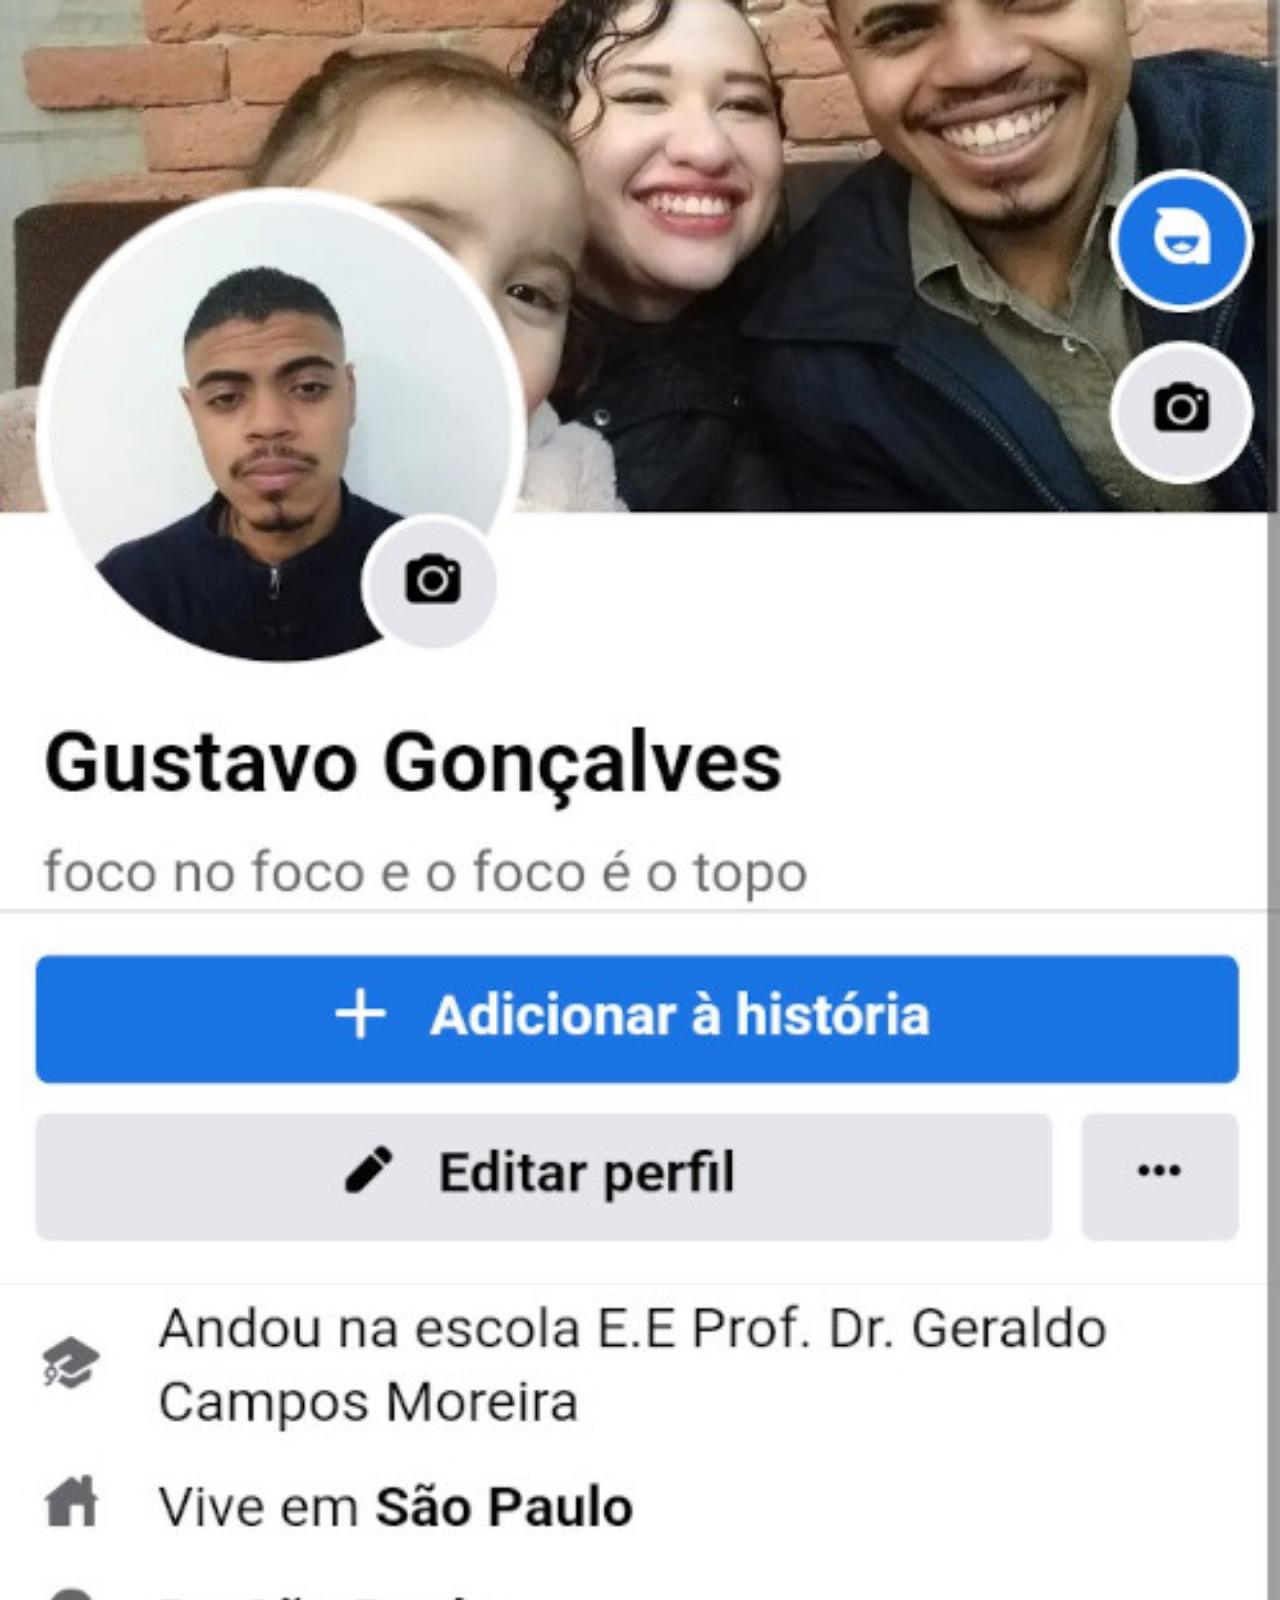
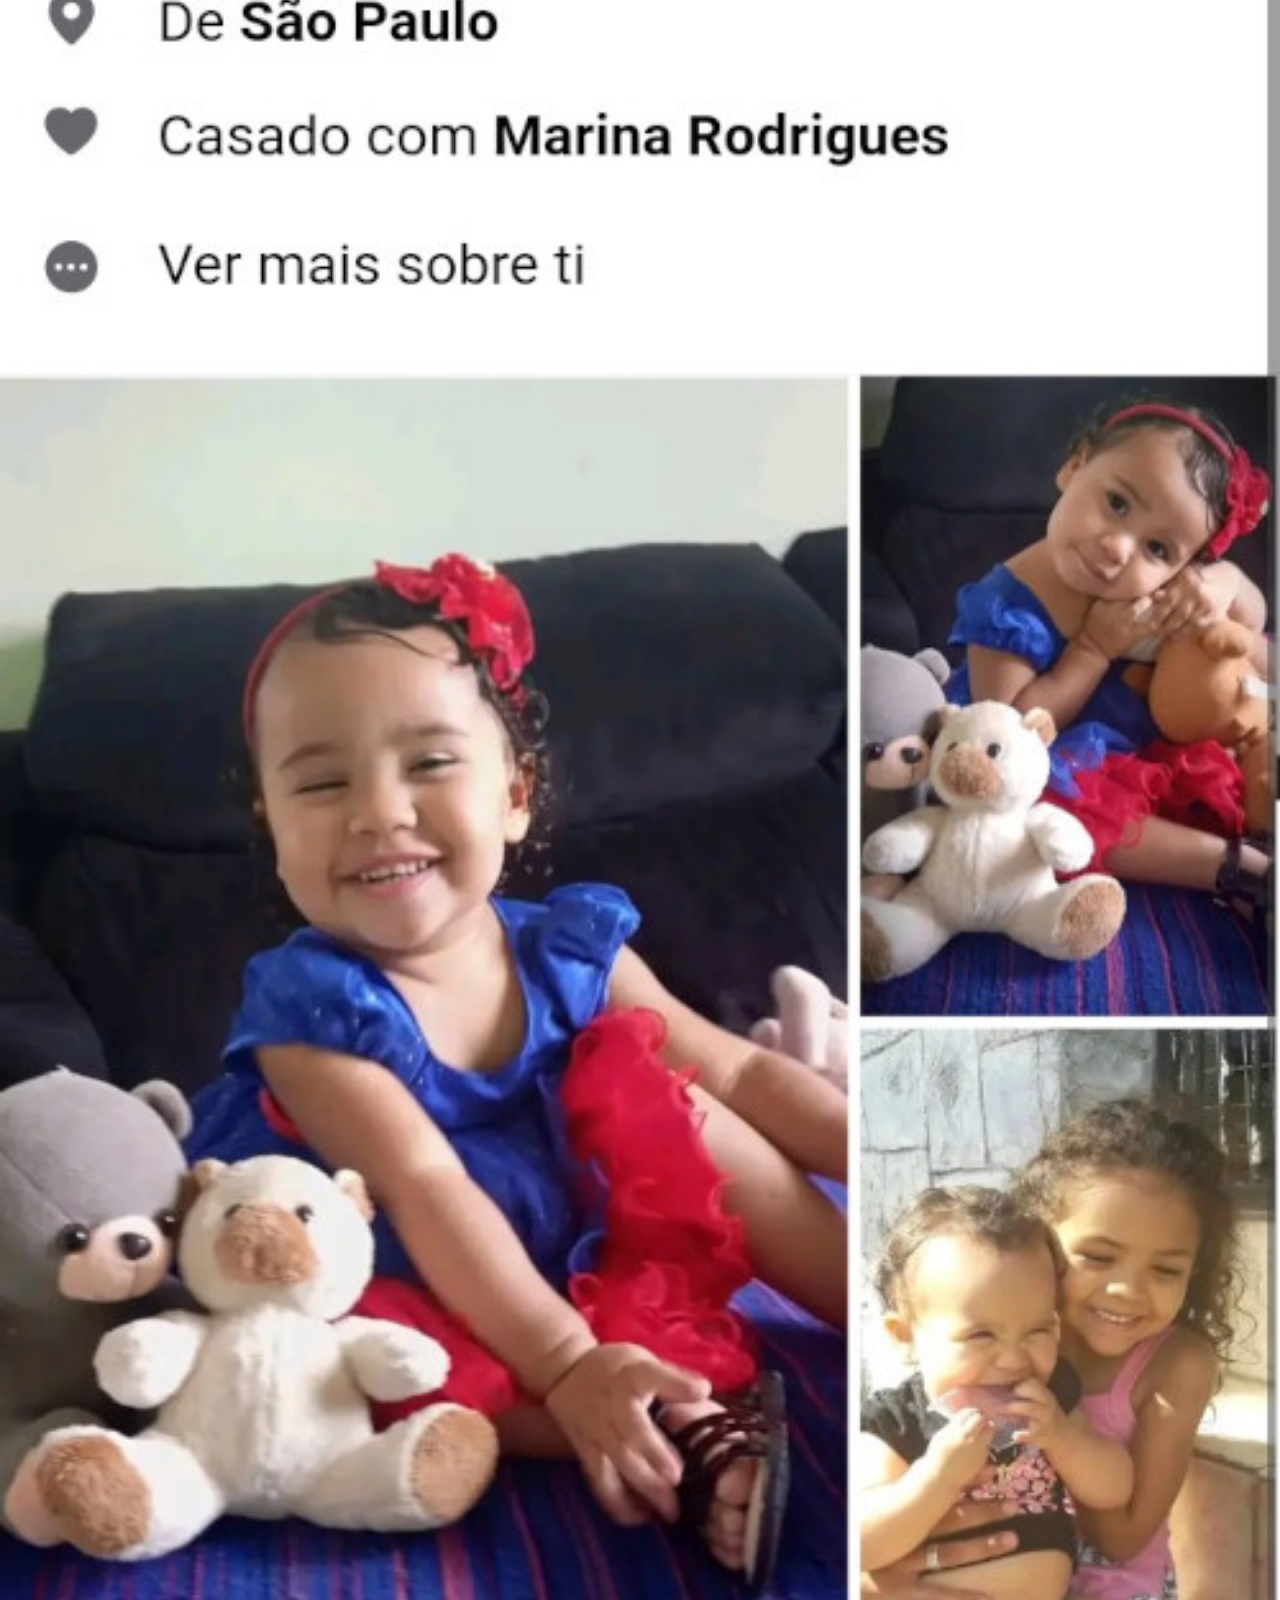
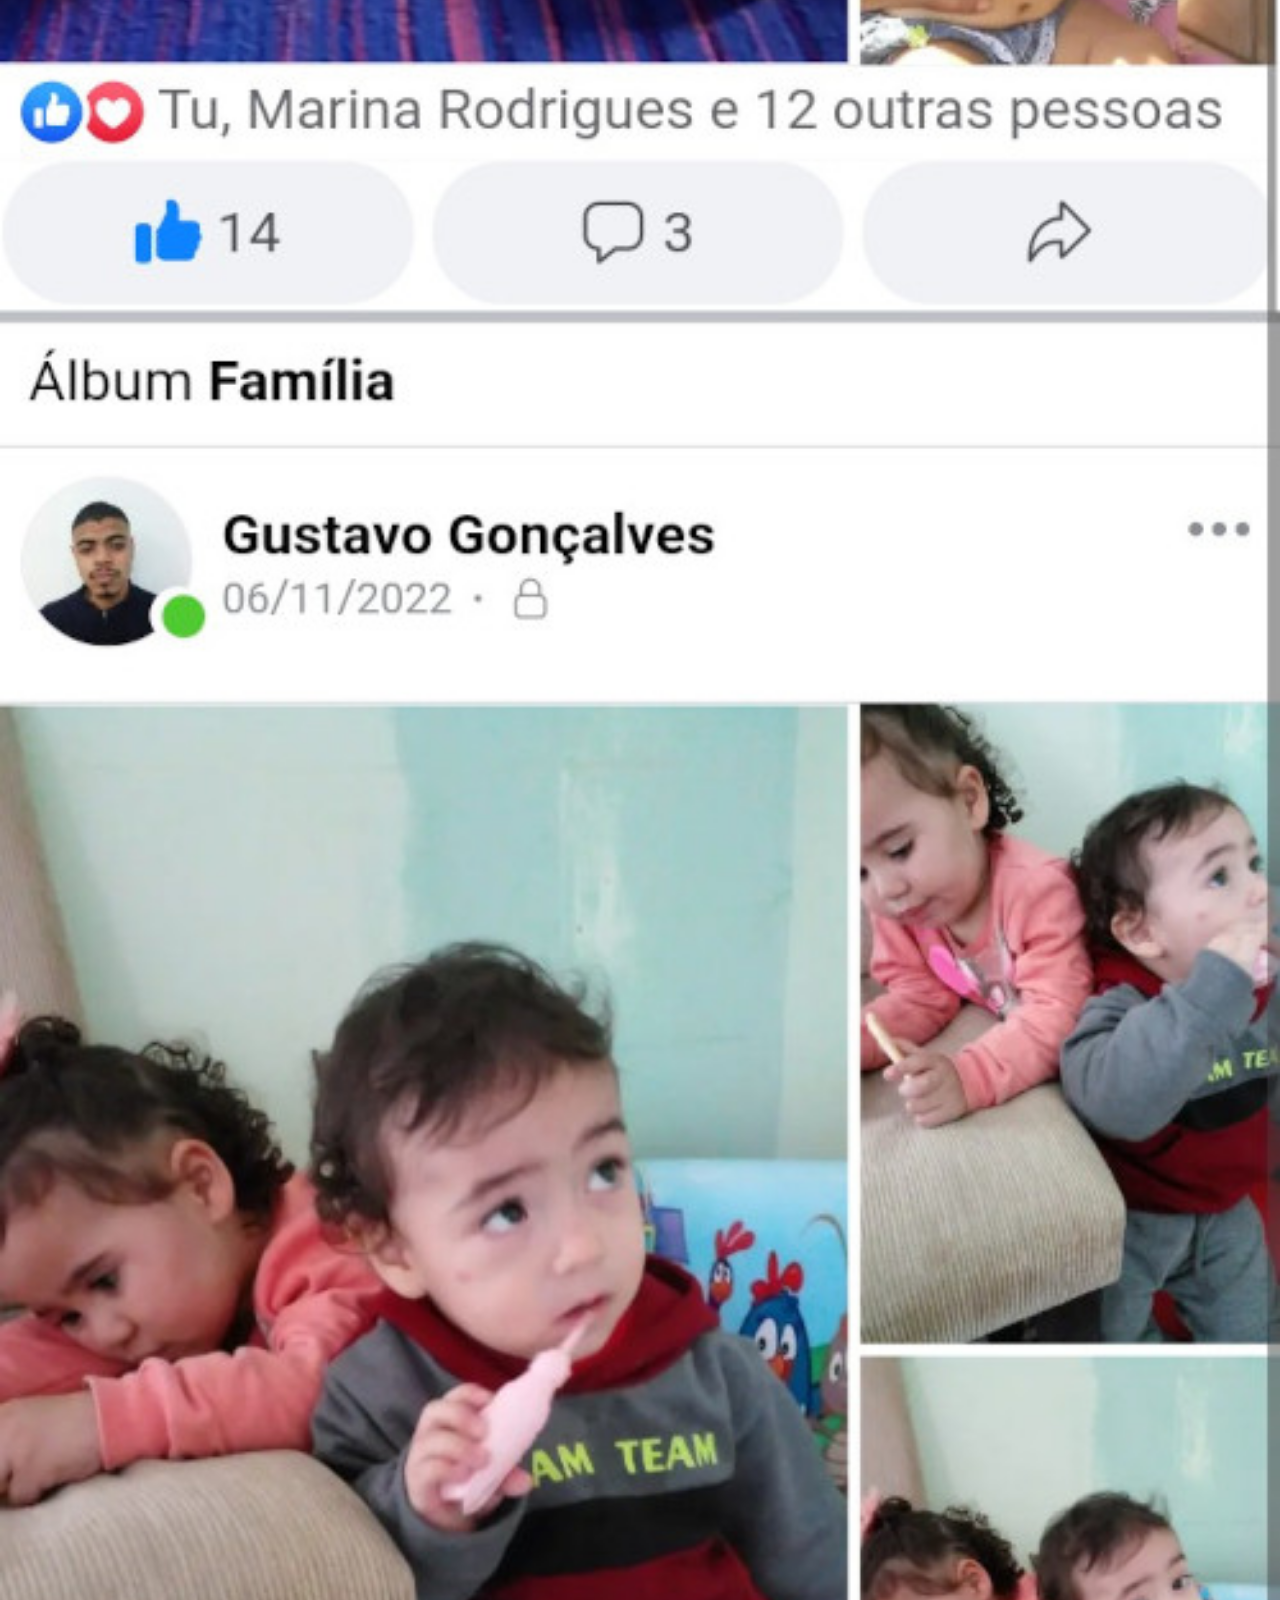
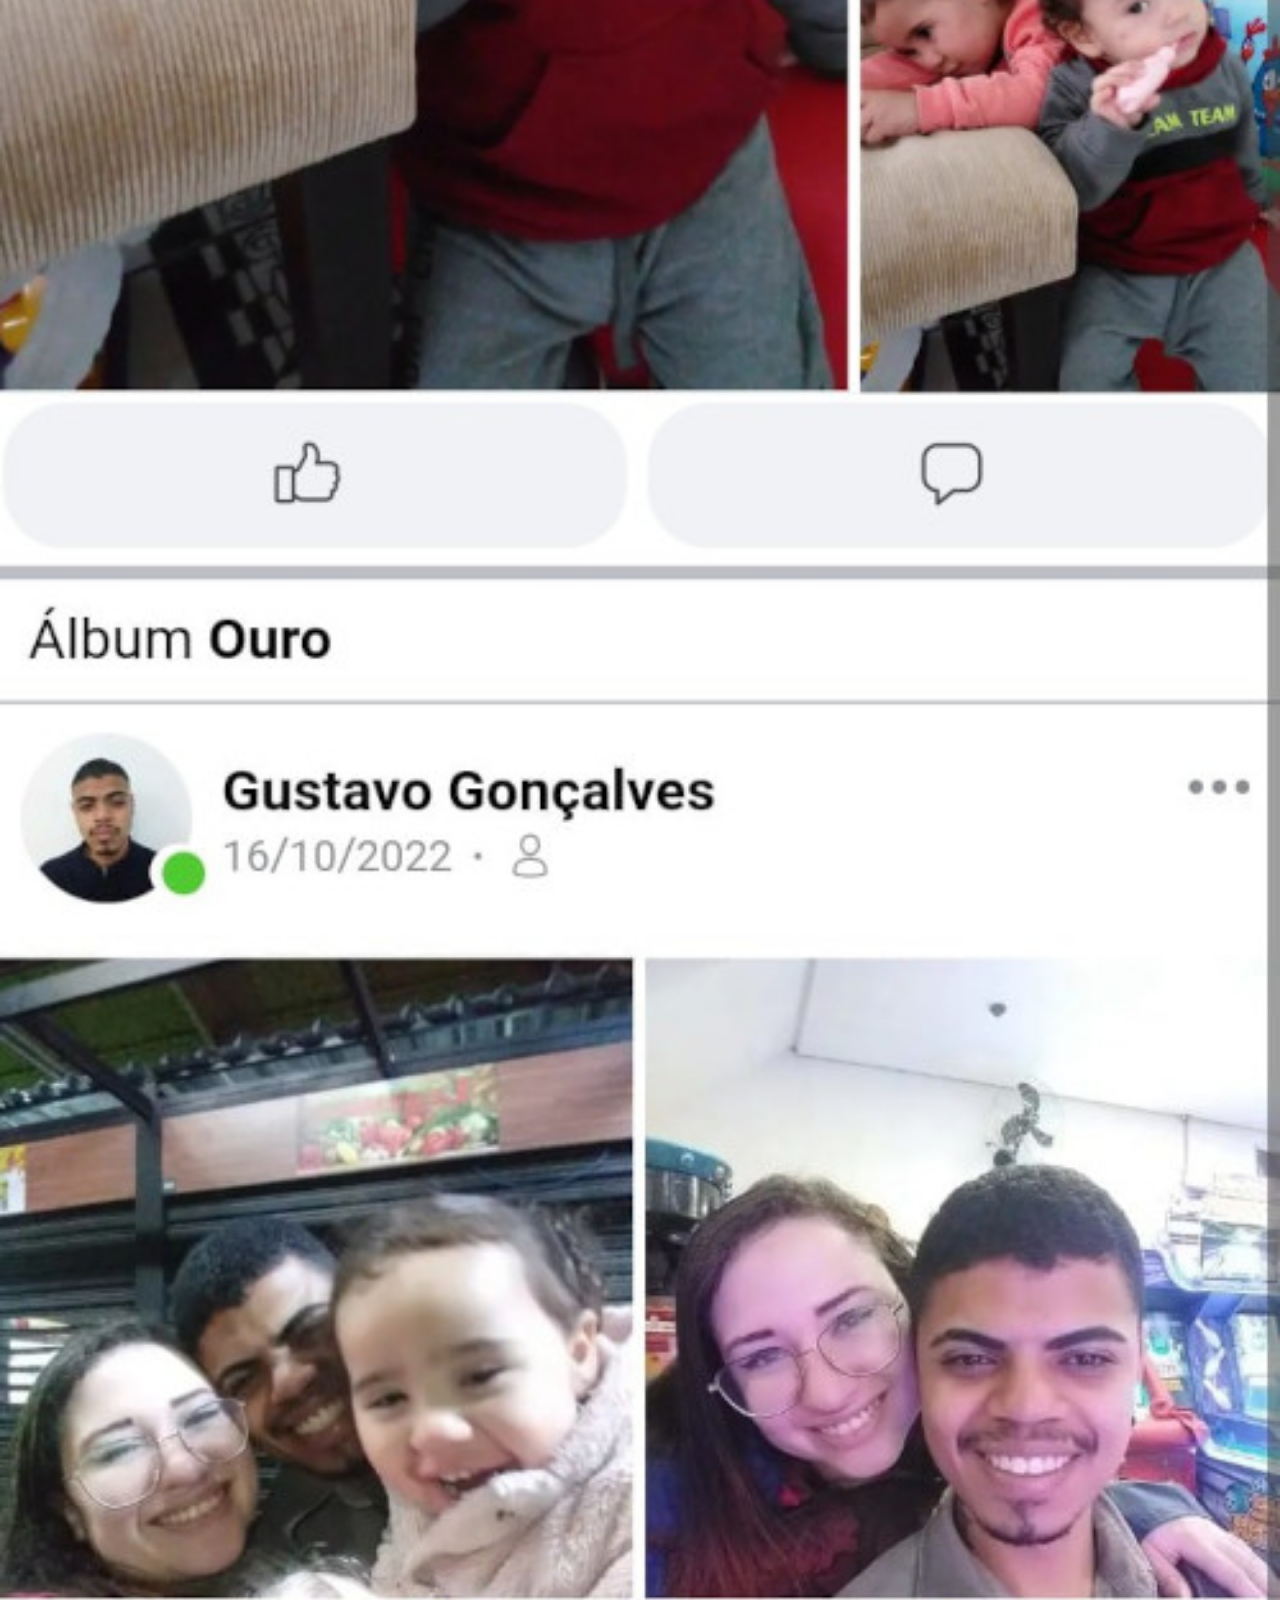
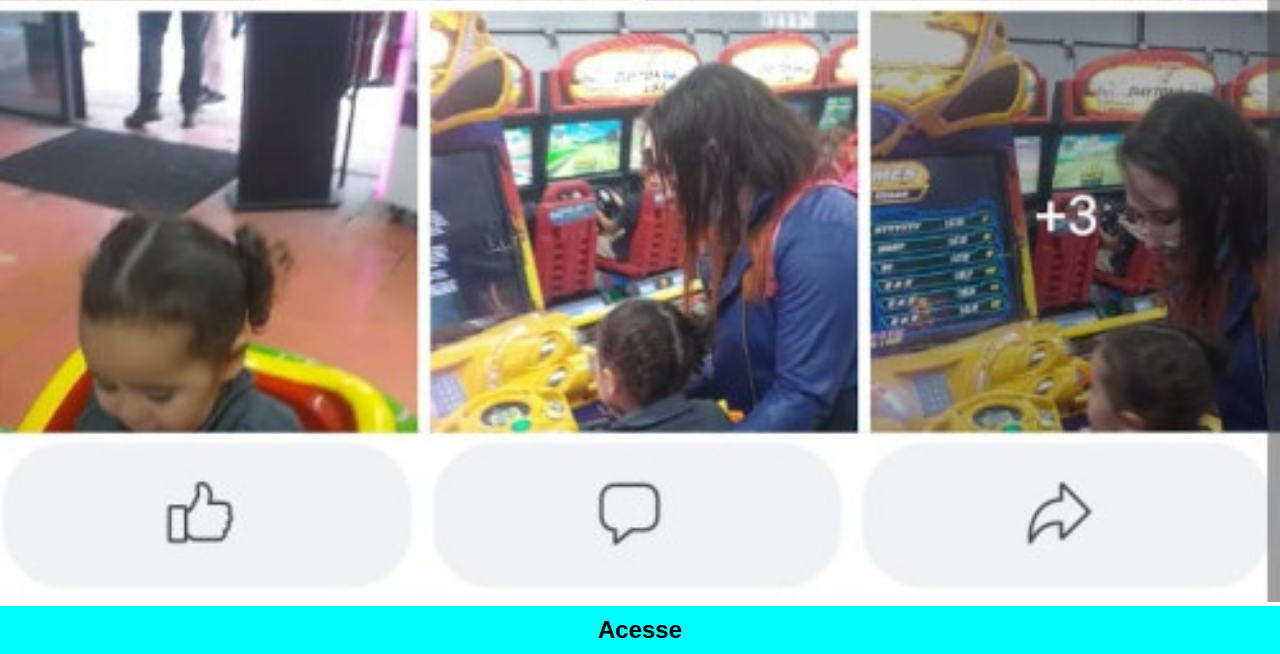
<file: face.html>
<!DOCTYPE html>
<html lang="pt-br">
<head>
    <meta charset="UTF-8">
    <meta http-equiv="X-UA-Compatible" content="IE=edge">
    <meta name="viewport" content="width=device-width, initial-scale=1.0">
    <title>Facebook</title><link rel="stylesheet" href="estilo/botao.css">
</head>
<body>
    <img src="imagens/tela-do-face.jpg" alt=""> 
    <a href="https://www.facebook.com/gustavogoncalves.gu.5/" target="_blank">Acesse</a>
    
</body>
</html>
</file>
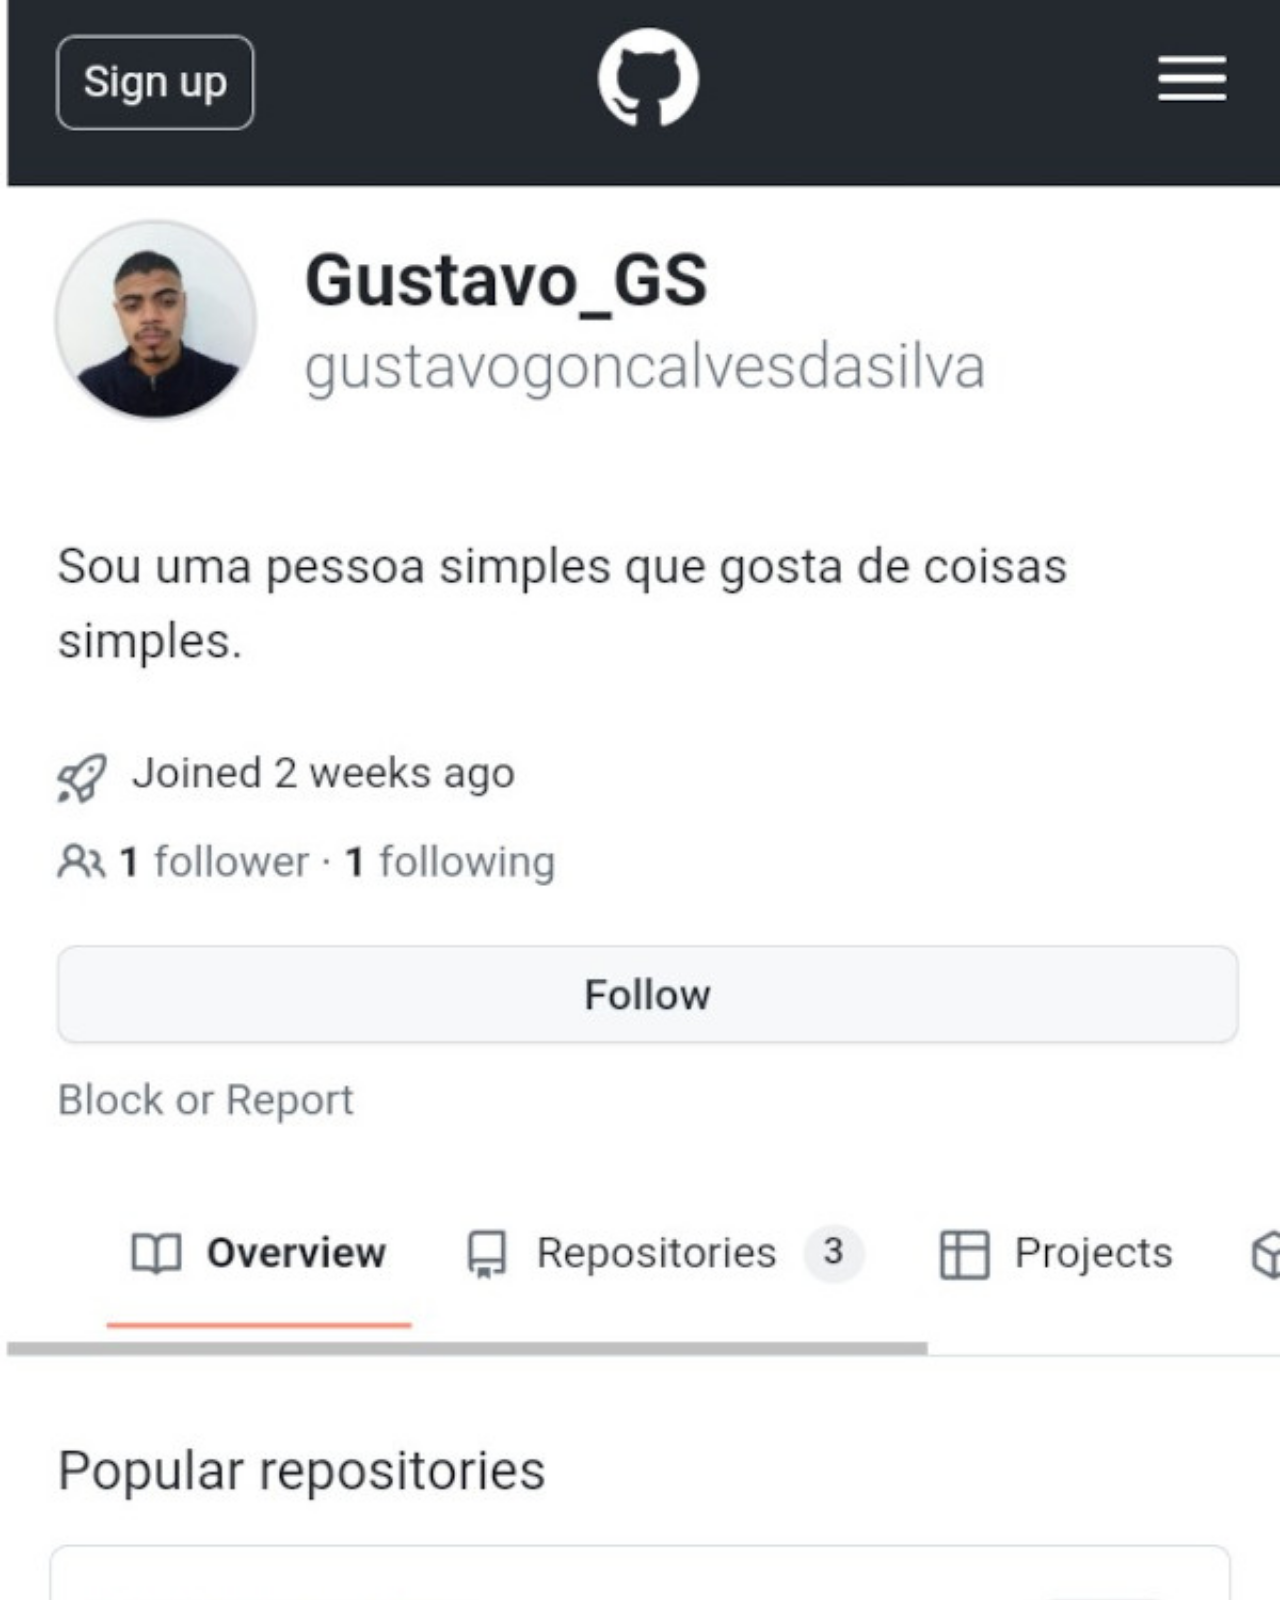
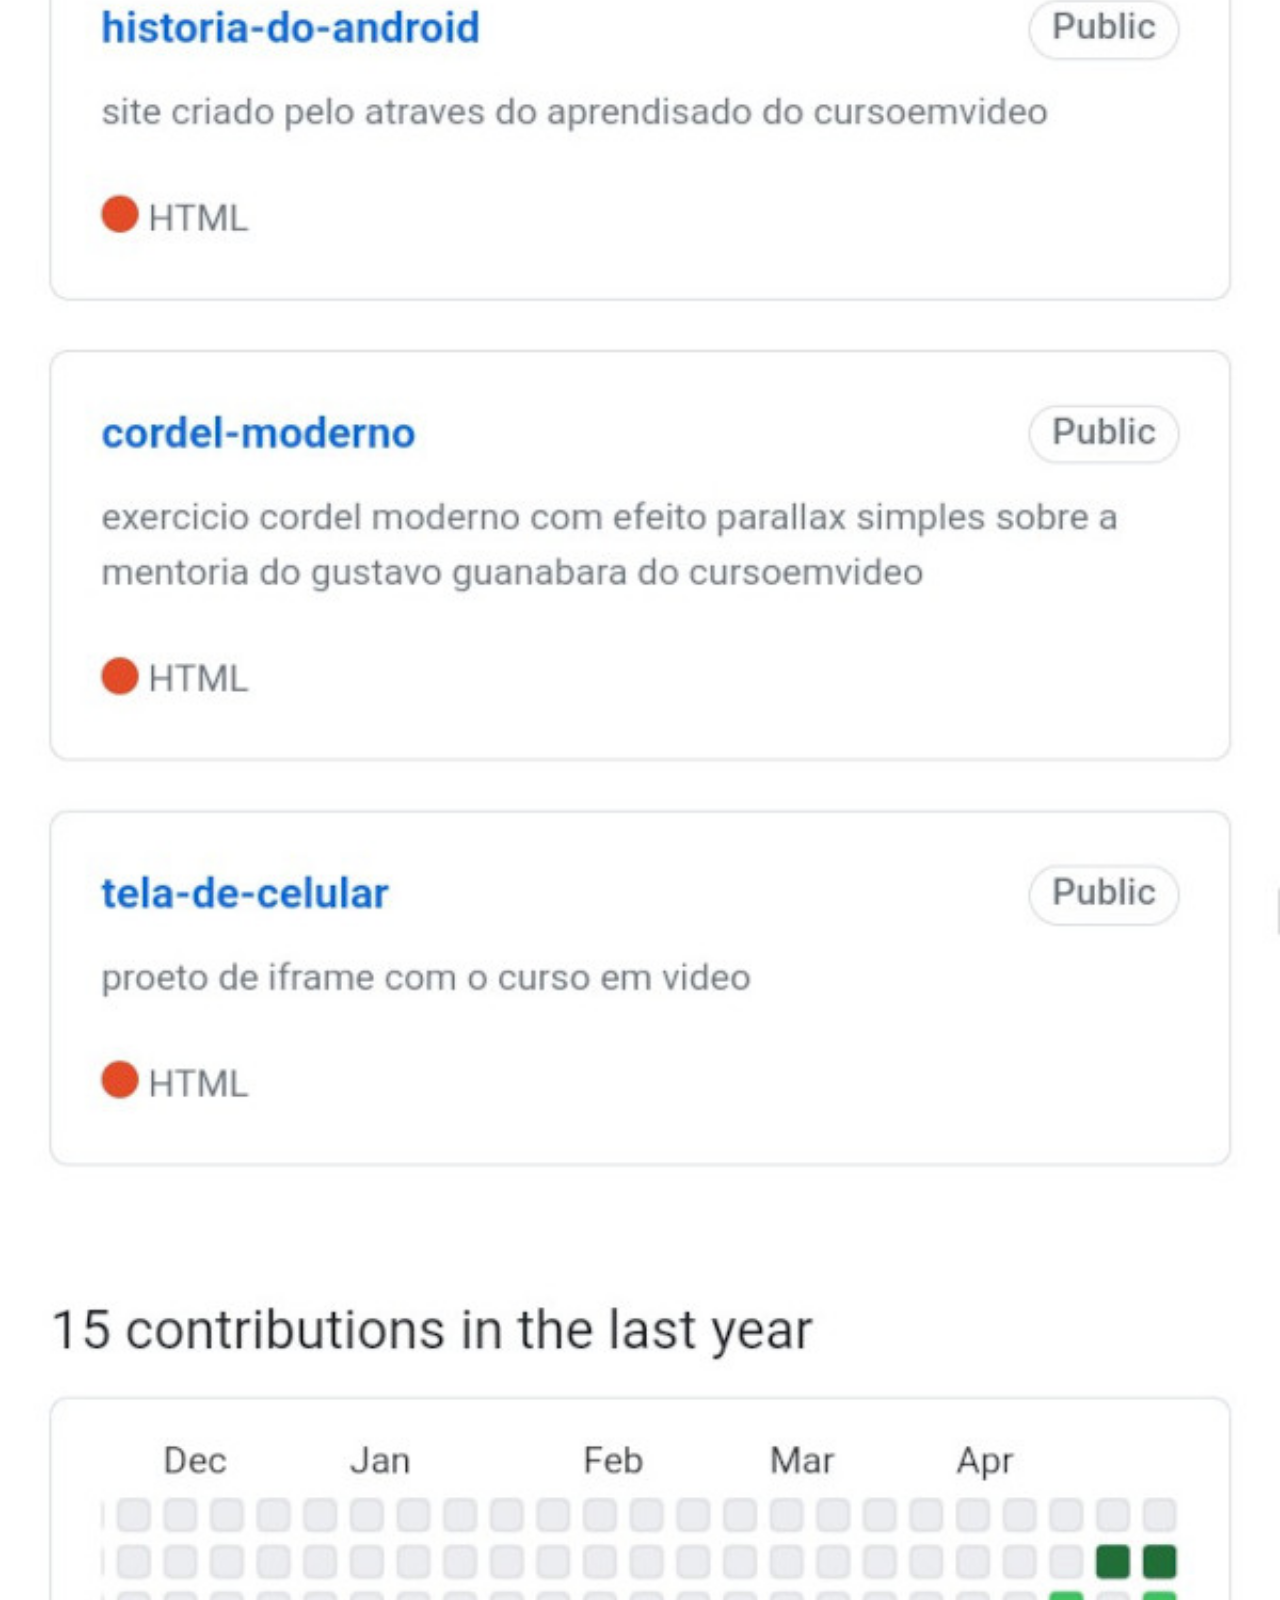
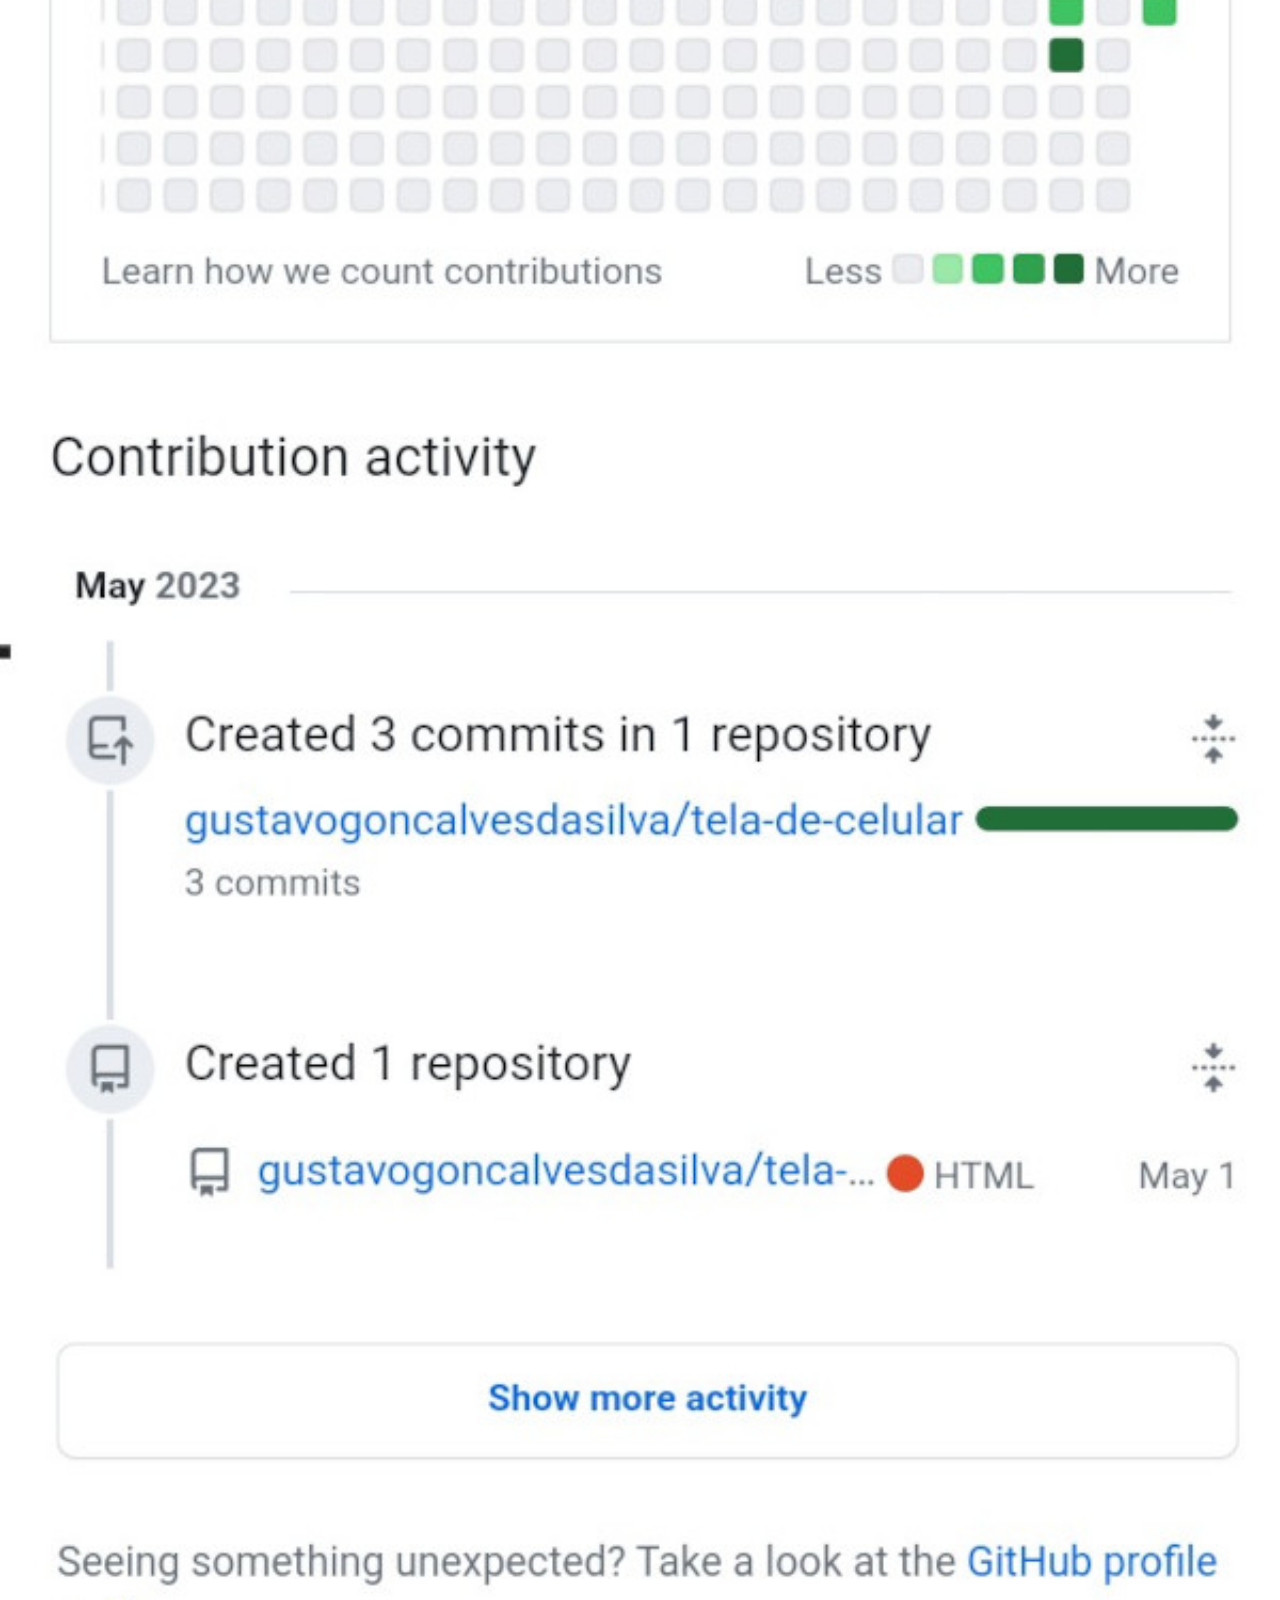
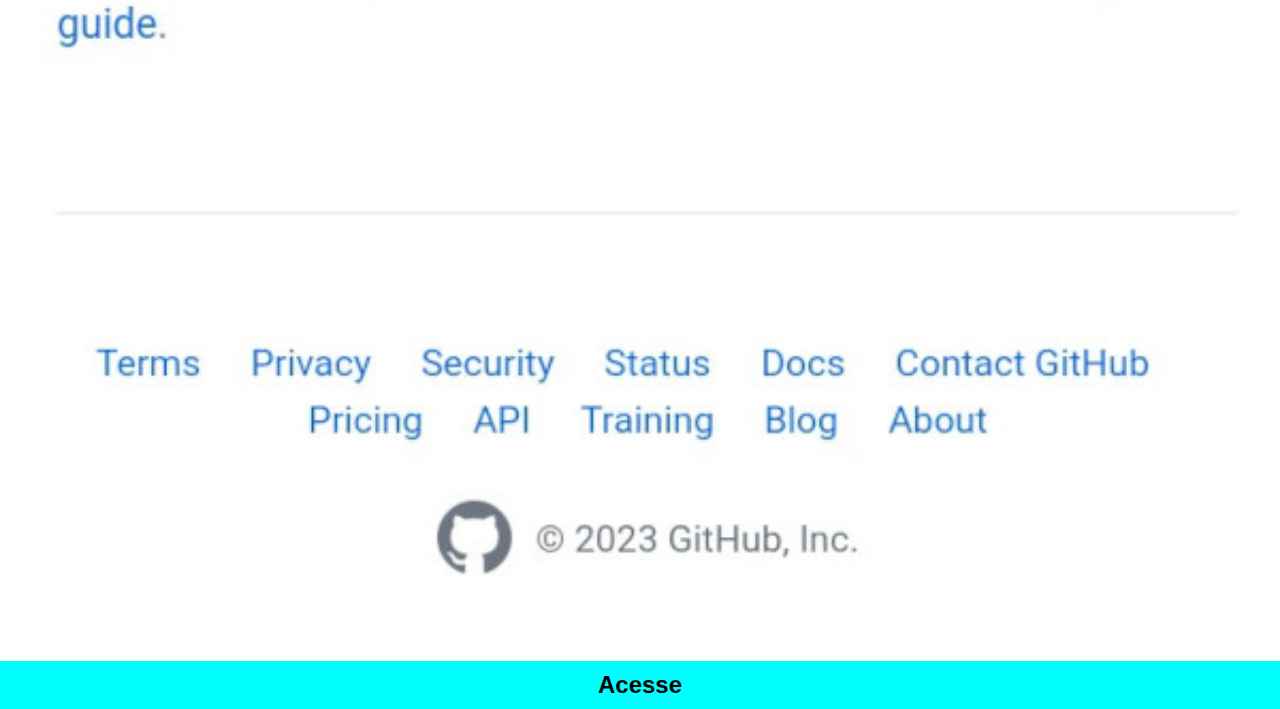
<file: github.html>
<!DOCTYPE html>
<html lang="pt-br">
<head>
    <meta charset="UTF-8">
    <meta http-equiv="X-UA-Compatible" content="IE=edge">
    <meta name="viewport" content="width=device-width, initial-scale=1.0">
    <title>Github</title>
    <link rel="stylesheet" href="estilo/botao.css">
</head>
<body>
    <img src="imagens/tela-do-github.jpg" alt="">
    <a href="https://github.com/gustavogoncalvesdasilva" target="_blank">Acesse</a>
</body>
</html>
</file>
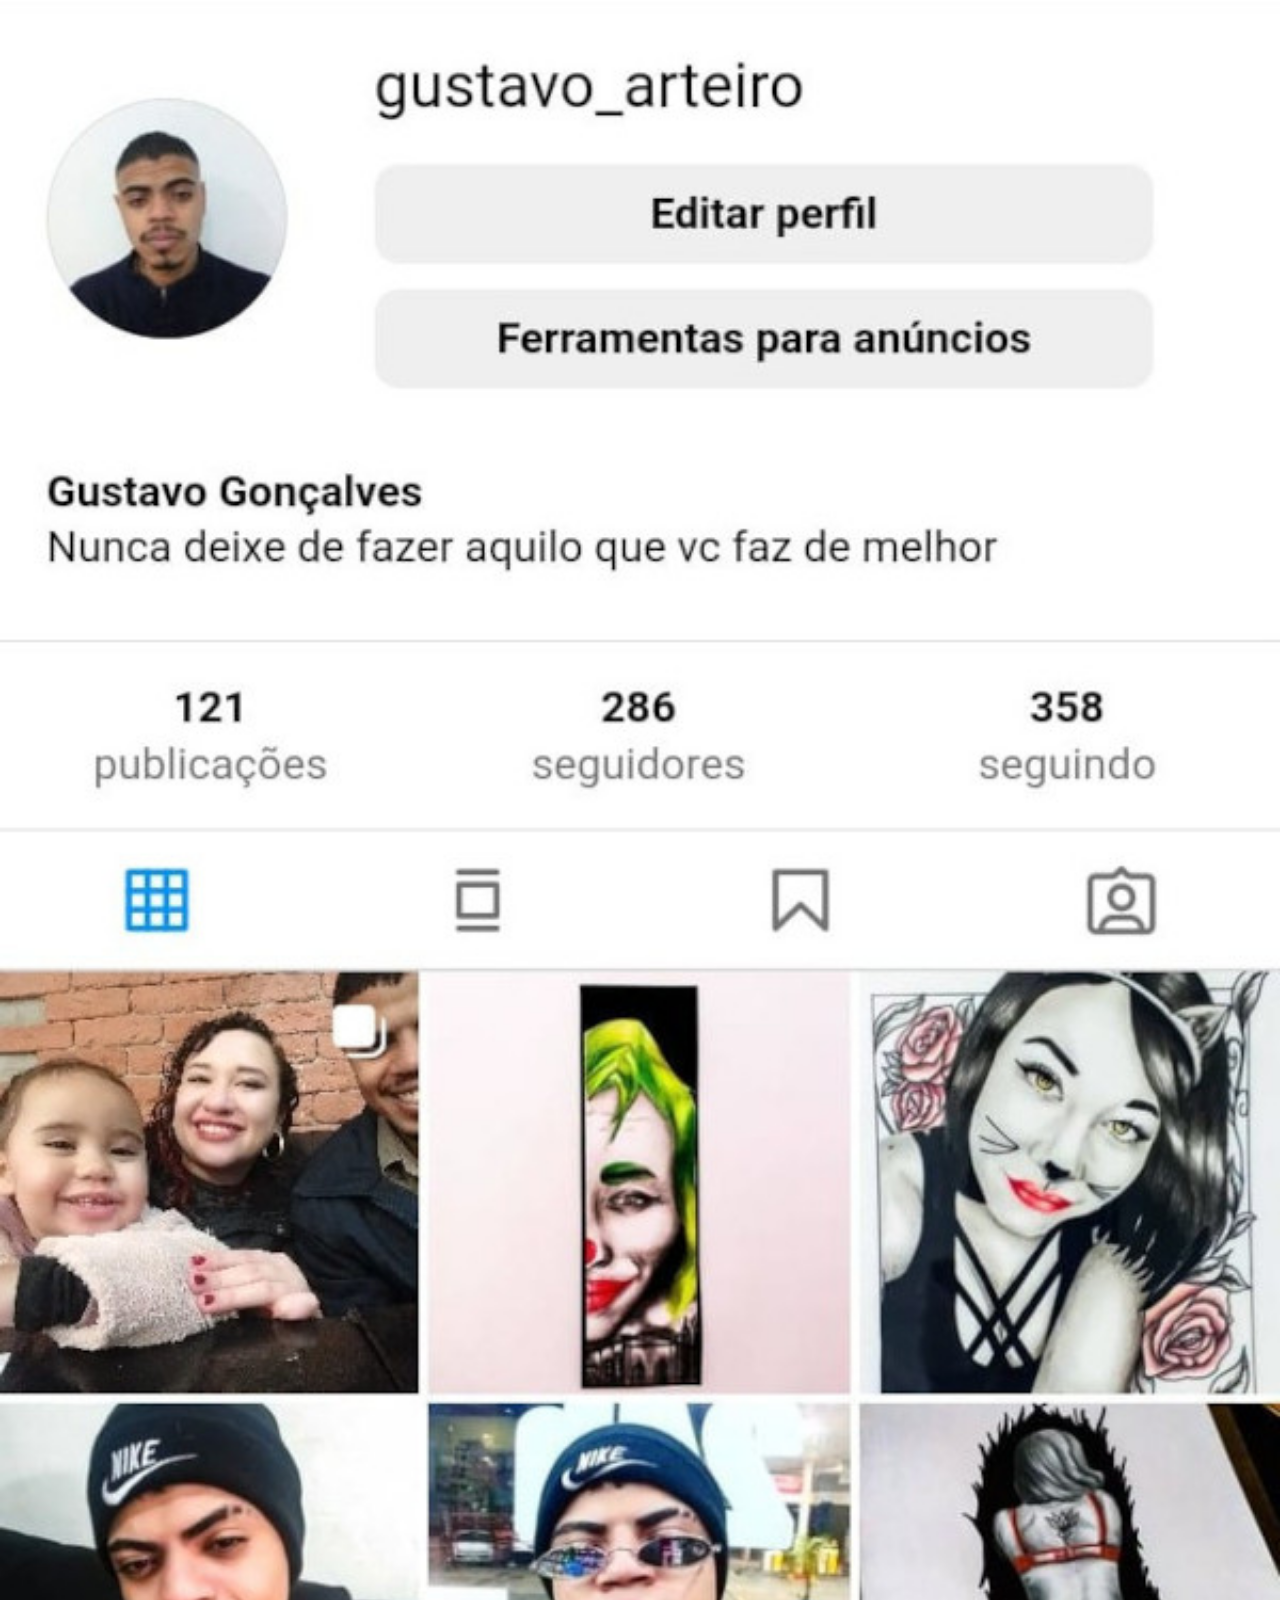
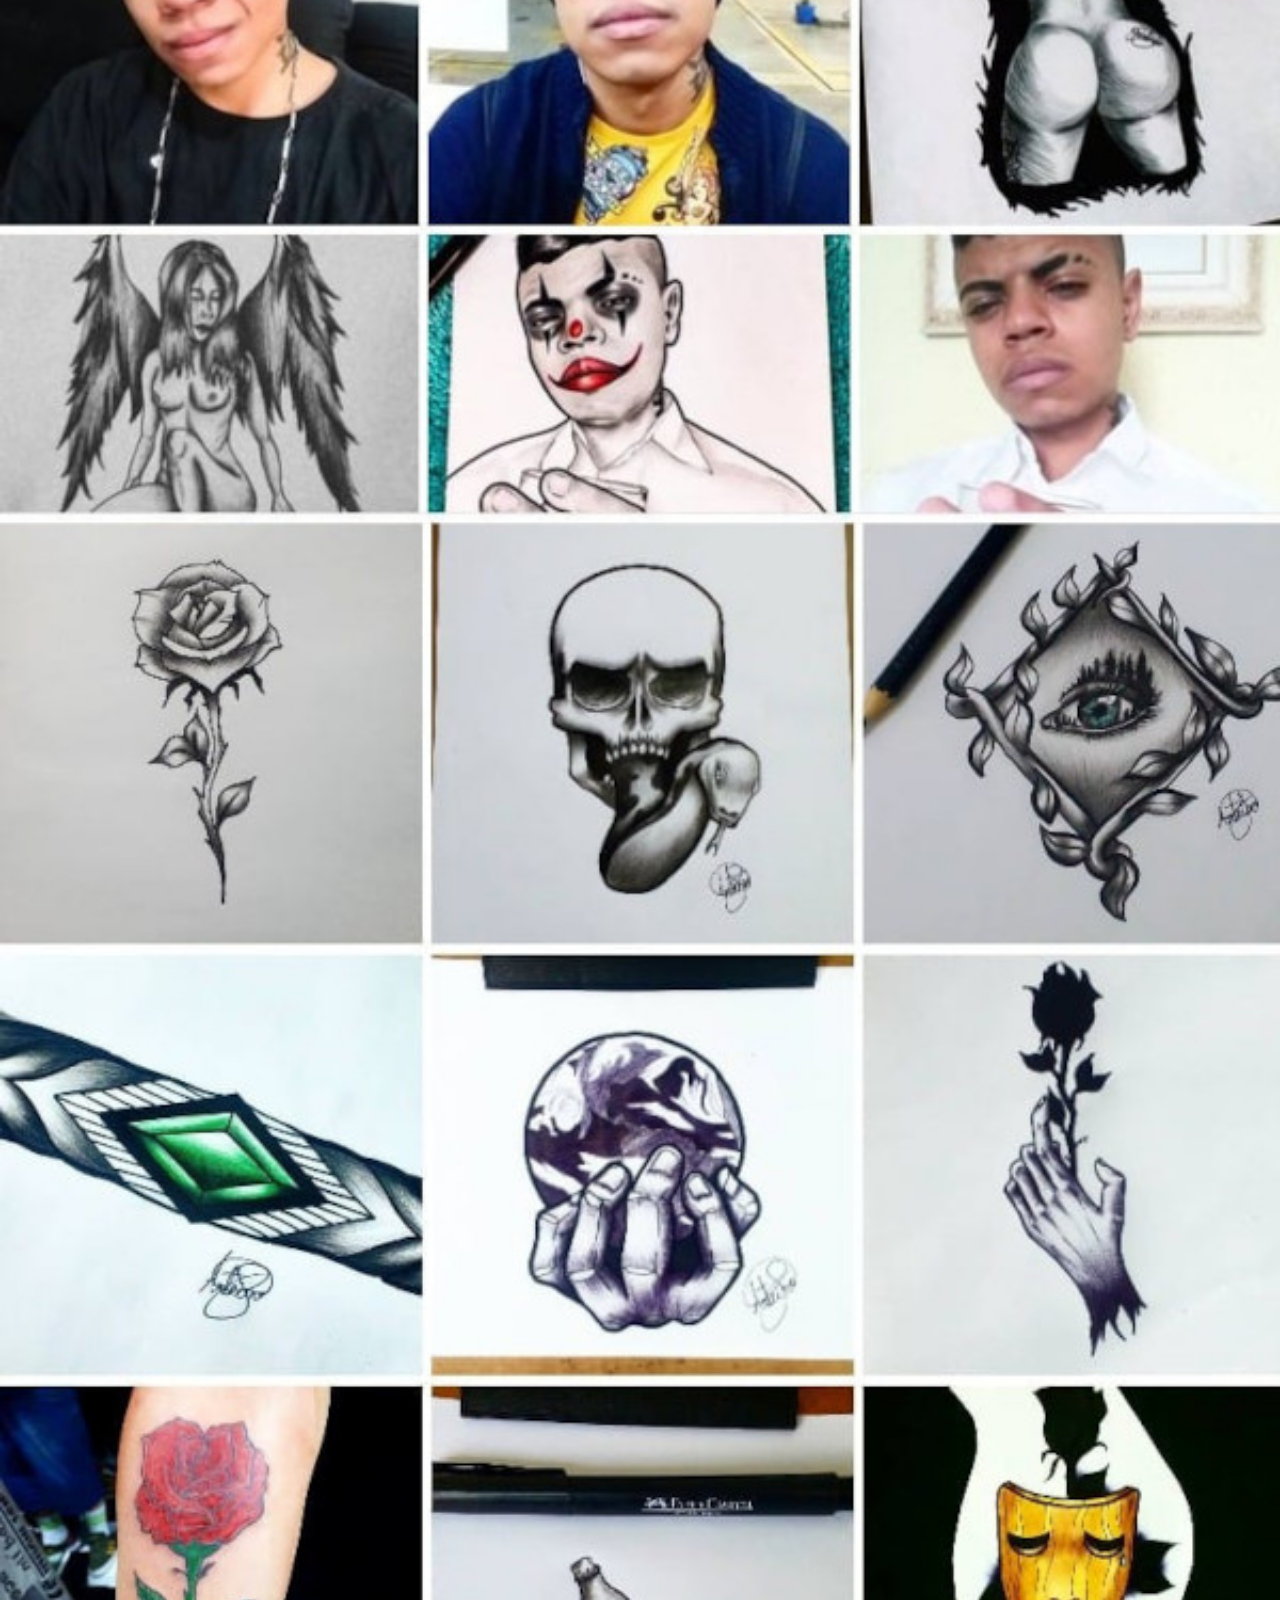
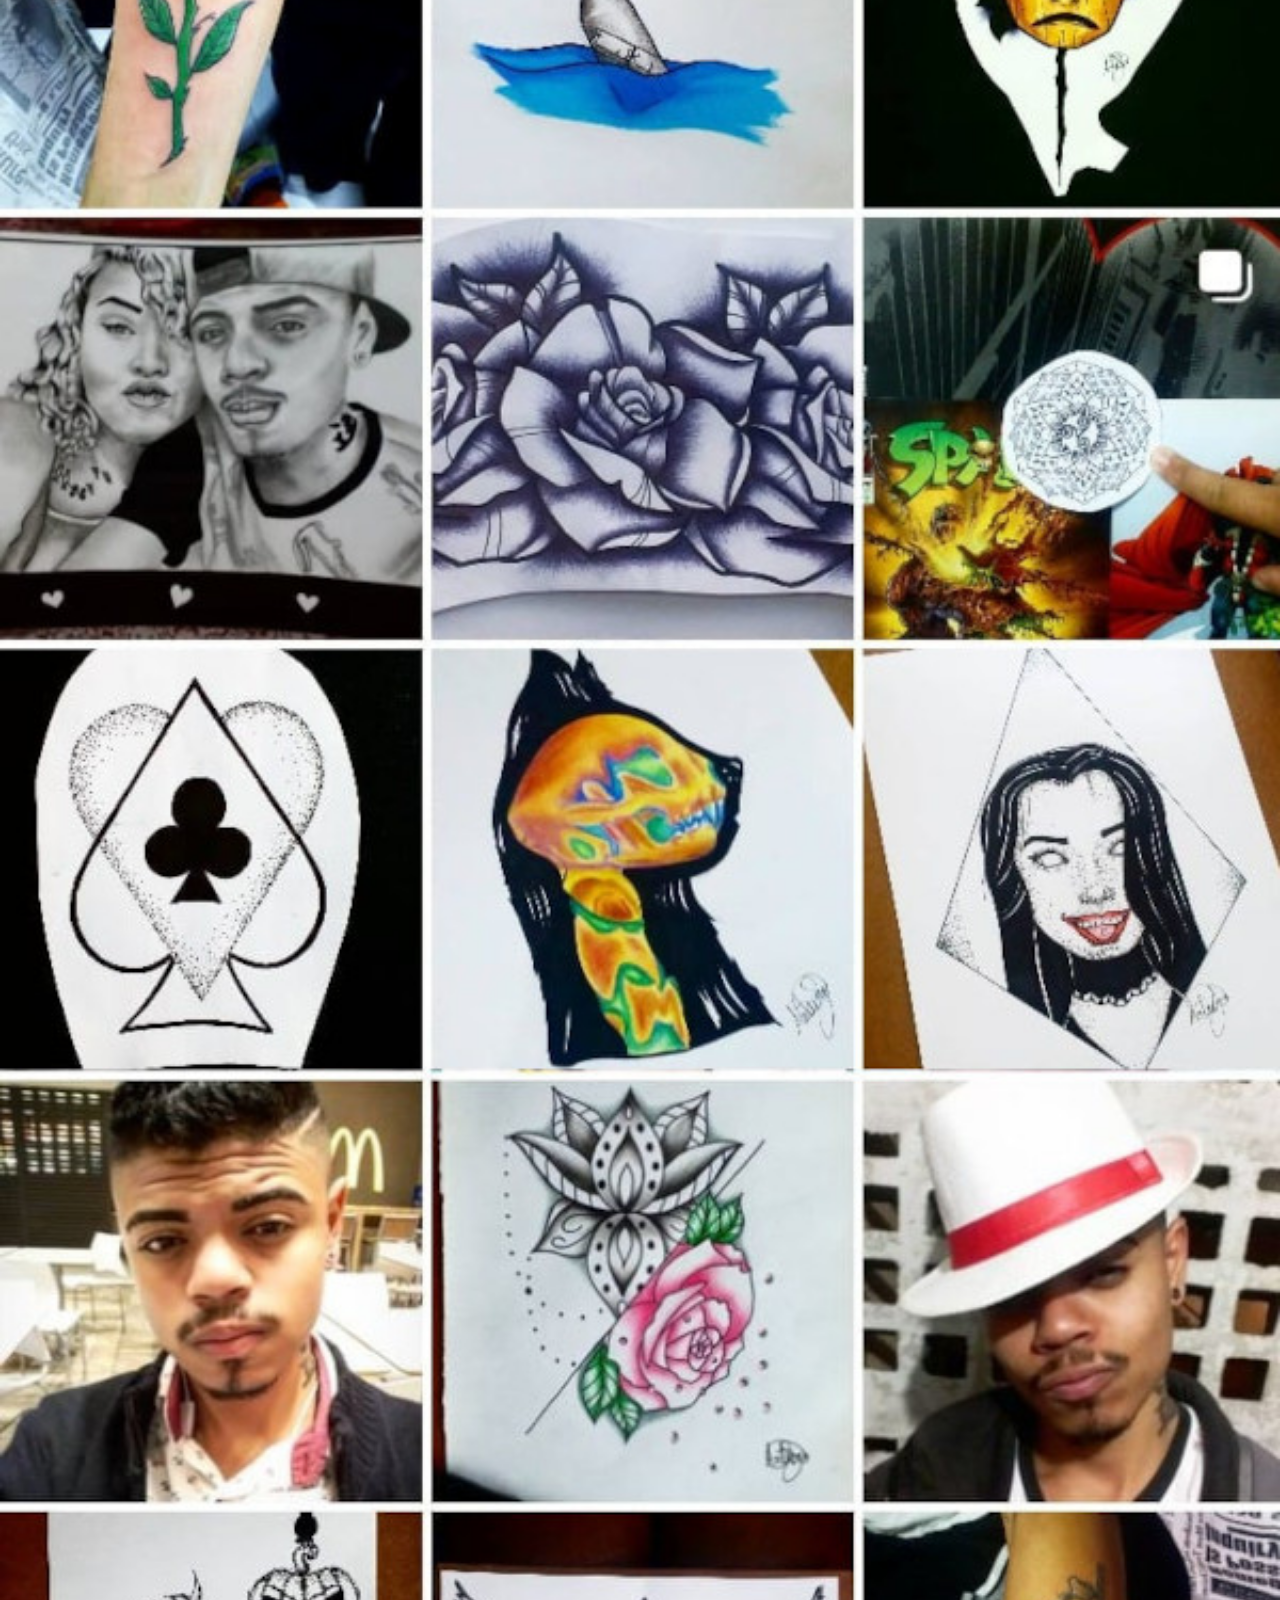
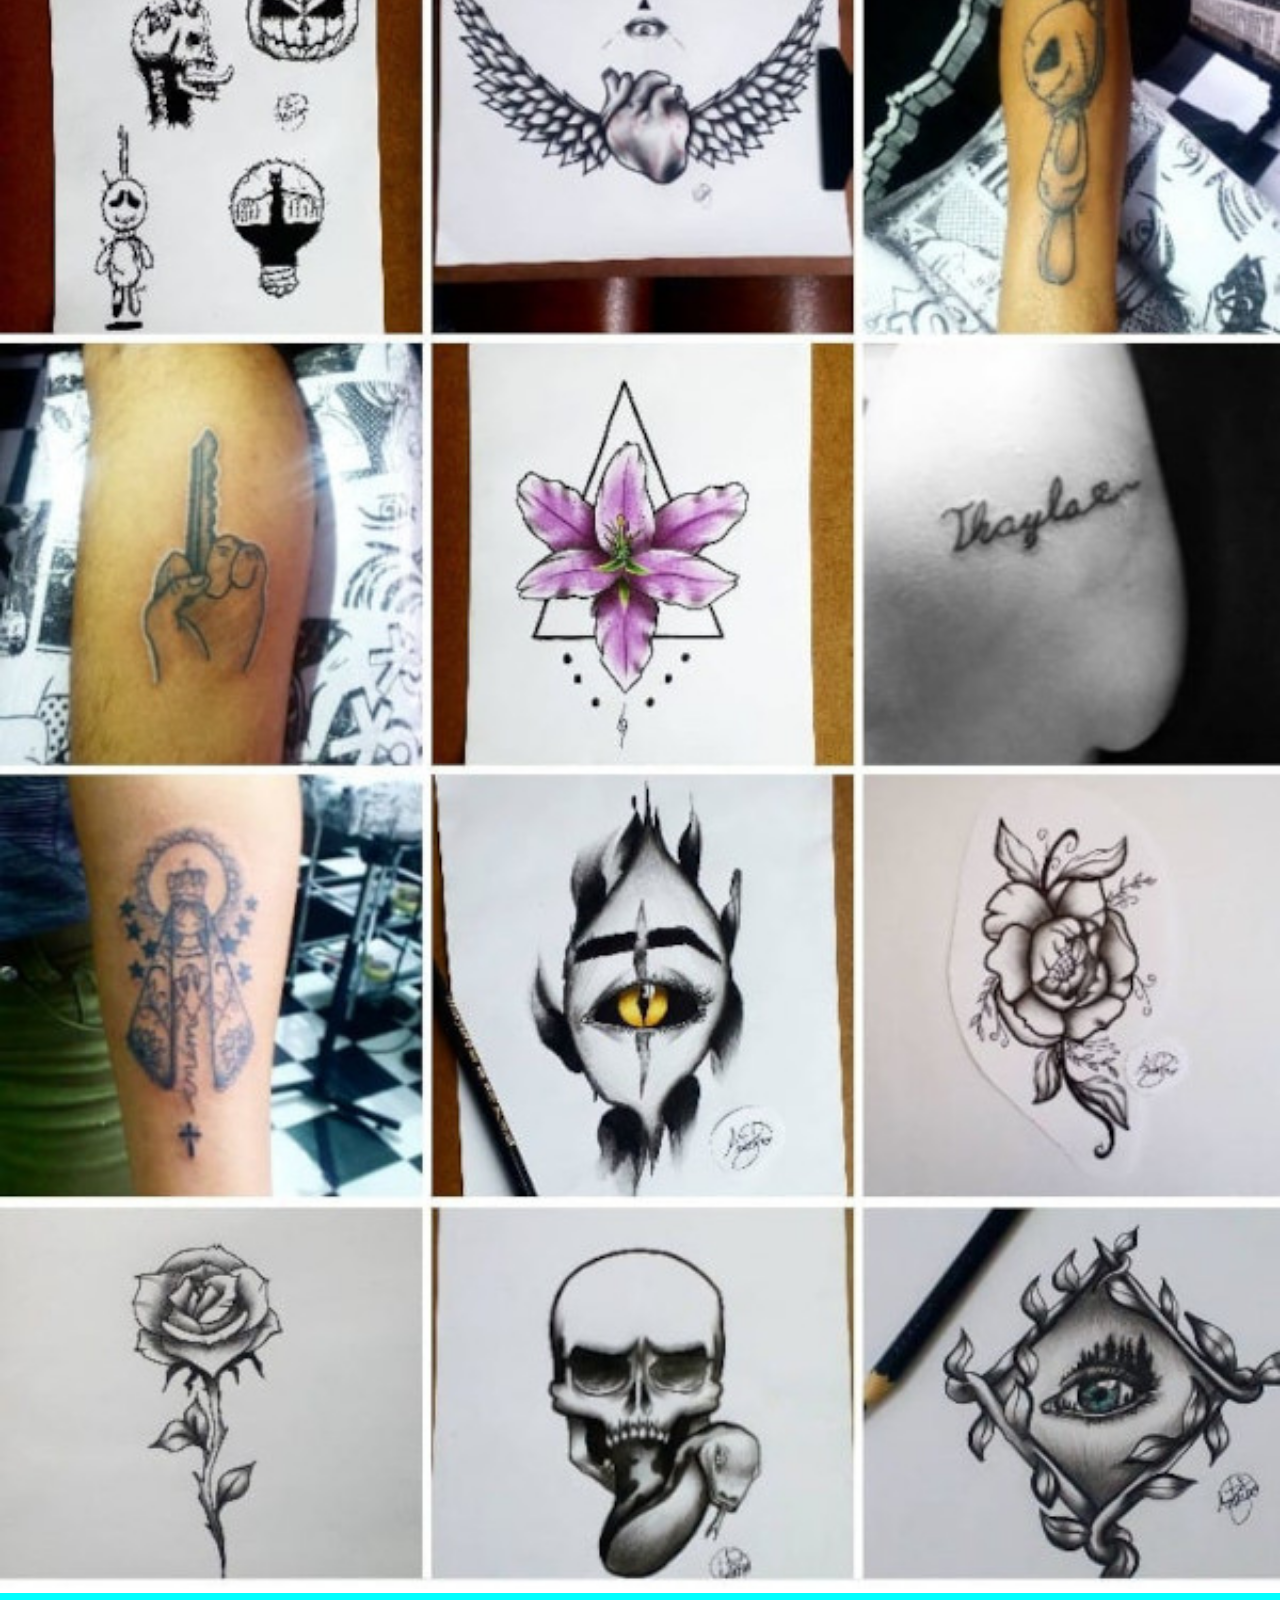
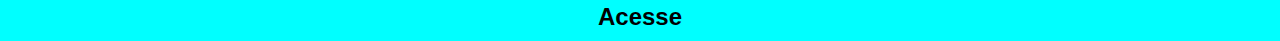
<file: insta.html>
<!DOCTYPE html>
<html lang="pt-br">
<head>
    <meta charset="UTF-8">
    <meta http-equiv="X-UA-Compatible" content="IE=edge">
    <meta name="viewport" content="width=device-width, initial-scale=1.0">
    <title>Instagram</title>
    <link rel="stylesheet" href="estilo/botao.css">
</head>
<body>
    <img src="imagens/tela-do-instagram.jpg" alt="">
    <a href="https://www.instagram.com/gustavo_arteiro/" target="_blank">Acesse</a>
</body>
</html>
</file>
<file: estilo/botao.css>
@charset "UTF-8";
*{margin: 0px; padding: 0px; font-family: Arial, Helvetica, sans-serif;}
::-webkit-scrollbar {
    width: 0px;
    height: 0px;
    /*tira a barra de rolagem*/
}

img {
    width: 100vw;
}

a {
    display: block;
    background-color: aqua;
    font-weight: bolder;
    color: black;
    text-align: center;
    padding: 10px;
    font-size: 1.5em;
    text-decoration: none;
    transition: 0.4s;
}

a:hover {
    background-color: rgb(9, 116, 239);    
    text-decoration: underline;
}
</file>
